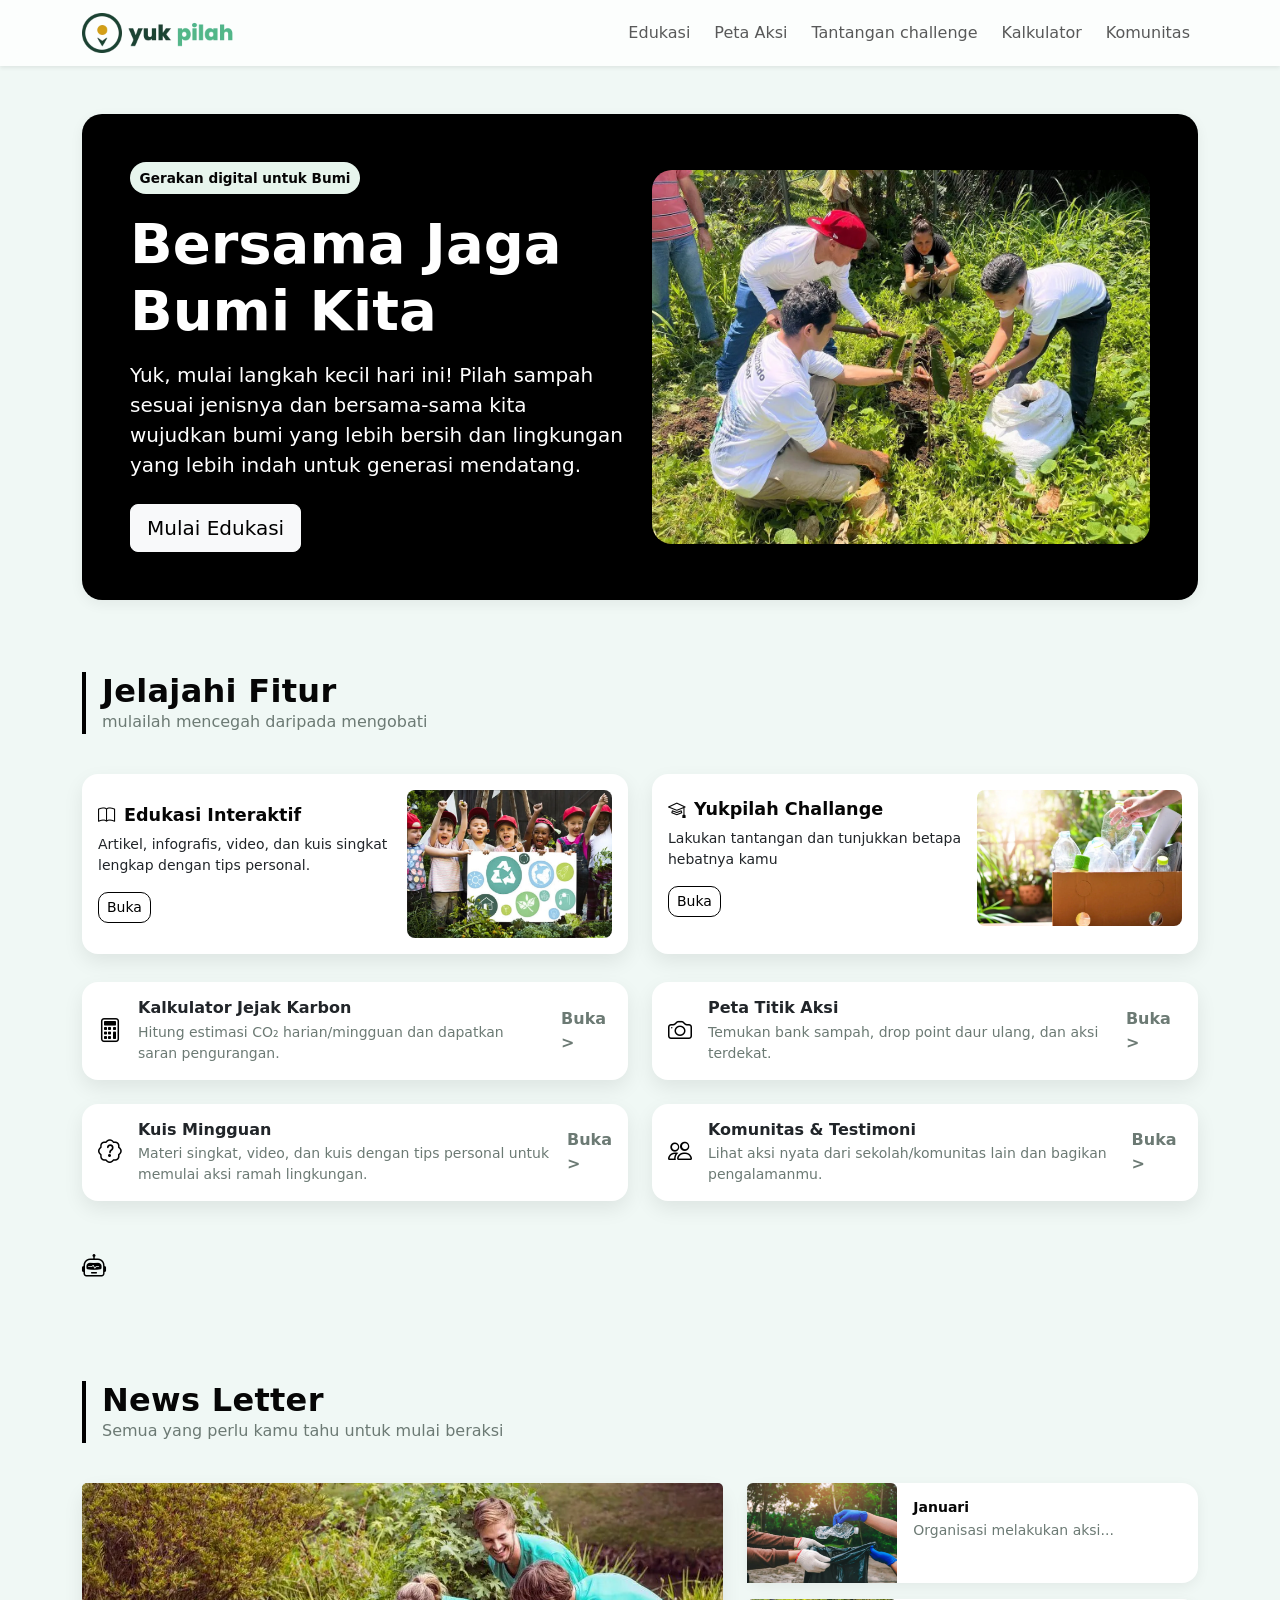
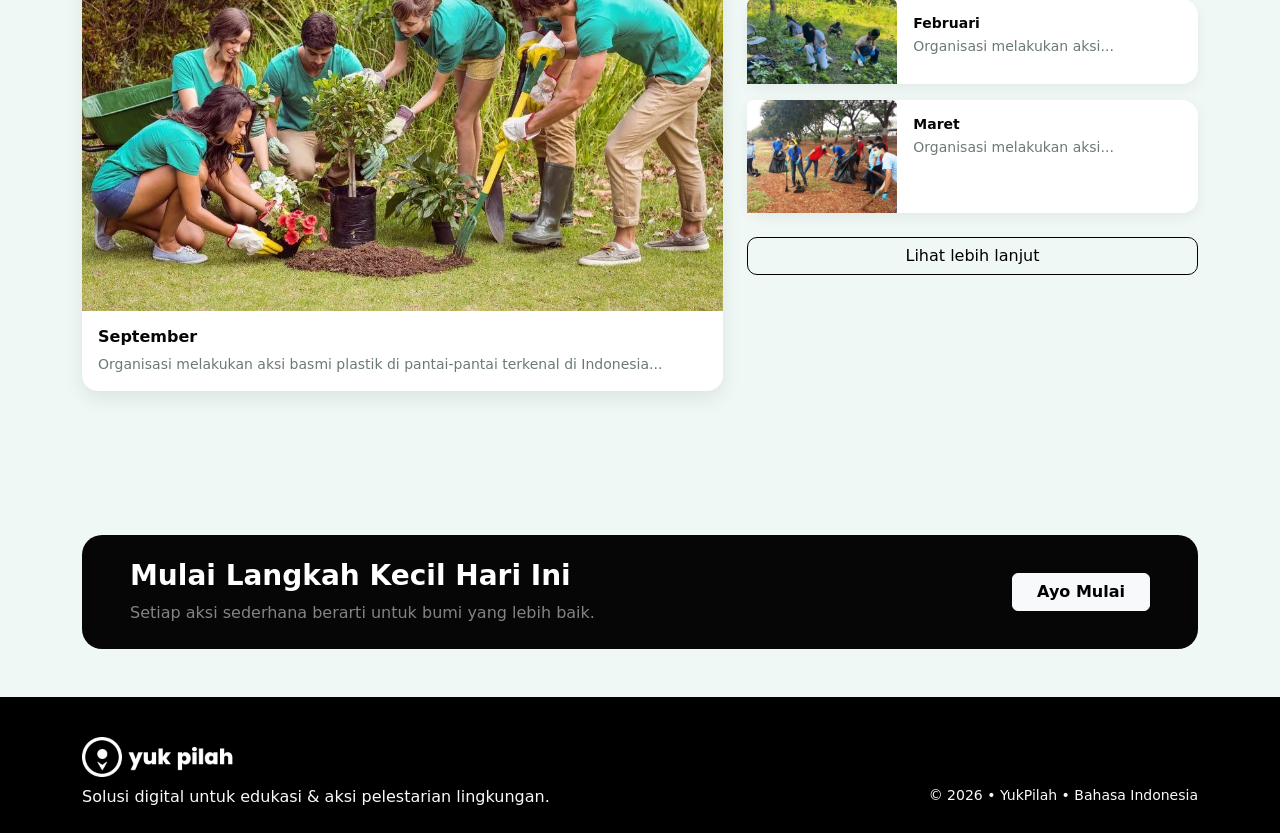
<file: index.html>
<!DOCTYPE html>
<html lang="id">
  <head>
    <meta charset="utf-8" />
    <meta name="viewport" content="width=device-width, initial-scale=1" />
    <title>Home — Bersama Jaga Bumi Kita</title>
    <link
      href="https://cdn.jsdelivr.net/npm/bootstrap@5.3.3/dist/css/bootstrap.min.css"
      rel="stylesheet"
    />
    <link
      rel="stylesheet"
      href="https://cdn.jsdelƒivr.net/npm/bootstrap-icons@1.11.3/font/bootstrap-icons.min.css"
    />
    <link href="assets/css/main.css" rel="stylesheet" />
    <script src="https://code.jquery.com/jquery-3.7.1.min.js"></script>
    <script src="https://cdn.jsdelivr.net/npm/bootstrap@5.3.3/dist/js/bootstrap.bundle.min.js"></script>
  </head>
  <body>
    <header class="navbar navbar-expand-lg bg-light sticky-top shadow-sm">
      <div class="container">
        <a class="navbar-brand fw-bolder" href="index.html">
          <img
            src="assets/img/yukpilah.webp"
            alt="Yukpilah Logo"
            class="navbar-logo"
          />
        </a>
        <button
          class="navbar-toggler"
          type="button"
          data-bs-toggle="collapse"
          data-bs-target="#navMenu"
          aria-controls="navMenu"
          aria-expanded="false"
          aria-label="Toggle navigation"
        >
          <span class="navbar-toggler-icon"></span>
        </button>

        <nav id="navMenu" class="collapse navbar-collapse">
          <ul class="navbar-nav ms-auto gap-2">
            <li class="nav-item">
              <a class="nav-link" href="edukasi.html">Edukasi</a>
            </li>
            <li class="nav-item">
              <a class="nav-link" href="peta.html">Peta Aksi</a>
            </li>
            <li class="nav-item">
              <a class="nav-link" href="yukpilahchallenge.html">Tantangan challenge</a>
            </li>
            <li class="nav-item">
              <a class="nav-link" href="kalkulator.html">Kalkulator</a>
            </li>
            <li class="nav-item">
              <a class="nav-link" href="komunitas.html">Komunitas</a>
            </li>
          </ul>
        </nav>
      </div>
    </header>

    <main class="container py-4 py-lg-5">
      <section class="hero-wrapper text-white rounded-4 p-4 p-md-5 shadow-soft">
        <div class="row align-items-center g-4">
          <div class="col-lg-6">
            <div class="chip mb-3">Gerakan digital untuk Bumi</div>
            <h1 class="display-4 fw-bold">Bersama Jaga Bumi Kita</h1>
            <p class="lead mt-3 mb-4">
              Yuk, mulai langkah kecil hari ini! Pilah sampah sesuai jenisnya dan bersama-sama kita wujudkan bumi yang lebih bersih dan lingkungan yang lebih indah untuk generasi mendatang.
            </p>
            <div class="d-flex gap-2">
              <a class="btn btn-light btn-lg" href="edukasi.html"
                >Mulai Edukasi</a
              >
            </div>
          </div>
          <div class="col-lg-6">
            <img
              src="assets/img/jagabumi.webp"
              class="img-fluid rounded-4 shadow-md"
              alt="Menanam mangrove untuk menjaga bumi"
            />
          </div>
        </div>
      </section>

      <section class="py-5 mt-4">
        <div class="section-heading">
          <h2 class="section-title">Jelajahi Fitur</h2>
          <p class="text-muted">
            mulailah mencegah daripada mengobati
          </p>
        </div>

        <div class="row g-4 mt-3">
          <div class="col-lg-6">
            <div class="card feature-card-lg h-100 p-3">
              <div class="row g-3 align-items-center">
                <div class="col-md-7">
                  <h5 class="card-title">
                    <i class="bi bi-book me-2"></i>Edukasi Interaktif
                  </h5>
                  <p class="card-text small">
                    Artikel, infografis, video, dan kuis singkat lengkap dengan
                    tips personal.
                  </p>
                  <a href="edukasi.html" class="btn btn-outline-eco btn-sm"
                    >Buka</a
                  >
                </div>
                <div class="col-md-5">
                  <img
                    src="assets/img/background1.webp"
                    class="img-fluid rounded-3"
                    alt="Anak-anak belajar tentang lingkungan"
                  />
                </div>
              </div>
            </div>
          </div>
          <div class="col-lg-6">
            <div class="card feature-card-lg h-100 p-3">
              <div class="row g-3 align-items-center">
                <div class="col-md-7">
                  <h5 class="card-title">
                    <i class="bi bi-mortarboard me-2"></i>Yukpilah Challange
                  </h5>
                  <p class="card-text small">
                    Lakukan tantangan dan tunjukkan betapa hebatnya kamu
                  </p>
                  <a href="challenge.html" class="btn btn-outline-eco btn-sm"
                    >Buka</a
                  >
                </div>
                <div class="col-md-5">
                  <img
                    src="assets/img/background2.webp"
                    class="img-fluid rounded-3"
                    alt="Memilah sampah plastik"
                  />
                </div>
              </div>
            </div>
          </div>
        </div>

        <div class="row g-4 mt-1">
          <div class="col-lg-6">
            <div
              class="card feature-card-sm h-100 d-flex flex-row align-items-center"
            >
              <div class="feature-icon">
                <i class="bi bi-calculator"></i>
              </div>
              <div class="flex-grow-1">
                <h6 class="fw-bold mb-1">Kalkulator Jejak Karbon</h6>
                <p class="small text-muted mb-0">
                  Hitung estimasi CO₂ harian/mingguan dan dapatkan saran
                  pengurangan.
                </p>
              </div>
              <a
                href="kalkulator.html"
                class="stretched-link text-decoration-none text-muted fw-semibold"
                >Buka &gt;</a
              >
            </div>
          </div>
          <div class="col-lg-6">
            <div
              class="card feature-card-sm h-100 d-flex flex-row align-items-center"
            >
              <div class="feature-icon">
                <i class="bi bi-camera"></i>
              </div>
              <div class="flex-grow-1">
                <h6 class="fw-bold mb-1">Peta Titik Aksi</h6>
                <p class="small text-muted mb-0">
                  Temukan bank sampah, drop point daur ulang, dan aksi terdekat.
                </p>
              </div>
              <a
                href="peta.html"
                class="stretched-link text-decoration-none text-muted fw-semibold"
                >Buka &gt;</a
              >
            </div>
          </div>
          <div class="col-lg-6">
            <div
              class="card feature-card-sm h-100 d-flex flex-row align-items-center"
            >
              <div class="feature-icon">
                <i class="bi bi-patch-question"></i>
              </div>
              <div class="flex-grow-1">
                <h6 class="fw-bold mb-1">Kuis Mingguan</h6>
                <p class="small text-muted mb-0">
                  Materi singkat, video, dan kuis dengan tips personal untuk
                  memulai aksi ramah lingkungan.
                </p>
              </div>
              <a
                href="edukasi.html"
                class="stretched-link text-decoration-none text-muted fw-semibold"
                >Buka &gt;</a
              >
            </div>
          </div>
          <div class="col-lg-6">
            <div
              class="card feature-card-sm h-100 d-flex flex-row align-items-center"
            >
              <div class="feature-icon">
                <i class="bi bi-people"></i>
              </div>
              <div class="flex-grow-1">
                <h6 class="fw-bold mb-1">Komunitas & Testimoni</h6>
                <p class="small text-muted mb-0">
                  Lihat aksi nyata dari sekolah/komunitas lain dan bagikan
                  pengalamanmu.
                </p>
              </div>
              <a
                href="komunitas.html"
                class="stretched-link text-decoration-none text-muted fw-semibold"
                >Buka &gt;</a
              >
            </div>
          </div>
          <div class="col-lg-6"></div>
              <div class="feature-icon">
                <i class="bi bi-robot"></i>
              </div>
          </div>
        </div>
      </section>

      <section class="py-5">
        <div class="section-heading">
          <h2 class="section-title">News Letter</h2>
          <p class="text-muted">
            Semua yang perlu kamu tahu untuk mulai beraksi
          </p>
        </div>
        <div class="row g-4 mt-3">
          <div class="col-lg-7">
            <div class="card h-100">
              <img
                src="assets/img/background3.webp"
                class="card-img-top"
                alt="Aksi basmi plastik"
              />
              <div class="card-body">
                <h6 class="card-title fw-bold">September</h6>
                <p class="card-text text-muted small">
                  Organisasi melakukan aksi basmi plastik di pantai-pantai
                  terkenal di Indonesia...
                </p>
              </div>
            </div>
          </div>
          <div class="col-lg-5">
            <div class="vstack gap-3">
              <div class="card news-item">
                <div class="row g-0">
                  <div class="col-md-4">
                    <img
                      src="assets/img/background7.webp"

                      class="img-fluid rounded-top rounded-md-start object-fit-cover"
                      alt="relawan membersihkan pantai"
                    />
                  </div>
                  <div class="col-md-8">
                    <div class="card-body">
                      <h6 class="card-title small fw-bold mb-1">Januari</h6>
                      <p class="card-text small text-muted">
                        Organisasi melakukan aksi...
                      </p>
                    </div>
                  </div>
                </div>
              </div>
              <div class="card news-item">
                <div class="row g-0">
                  <div class="col-md-4">
                    <img
                      src="assets/img/background8.webp"
                      class="img-fluid rounded-top rounded-md-start object-fit-cover"
                      alt="relawan membersihkan pantai"
                    />
                  </div>
                  <div class="col-md-8">
                    <div class="card-body">
                      <h6 class="card-title small fw-bold mb-1">Februari</h6>
                      <p class="card-text small text-muted">
                        Organisasi melakukan aksi...
                      </p>
                    </div>
                  </div>
                </div>
              </div>
              <div class="card news-item">
                <div class="row g-0">
                  <div class="col-md-4">
                    <img
                      src="assets/img/image.webp"
                      class="img-fluid rounded-top rounded-md-start object-fit-cover"
                      alt="relawan membersihkan pantai"
                    />
                  </div>
                  <div class="col-md-8">
                    <div class="card-body">
                      <h6 class="card-title small fw-bold mb-1">Maret</h6>
                      <p class="card-text small text-muted">
                        Organisasi melakukan aksi...
                      </p>
                    </div>
                  </div>
                </div>
              </div>
            </div>
            <div class="text-center mt-4">
              <a href="#" class="btn btn-outline-eco w-100"
                >Lihat lebih lanjut</a
              >
            </div>
          </div>
        </div>
      </section>
    </main>

    <section class="container my-5">
      <div
        class="cta-section rounded-4 d-flex flex-column flex-md-row align-items-center justify-content-between p-4 px-lg-5"
      >
        <div>
          <h3 class="fw-bold text-white">Mulai Langkah Kecil Hari Ini</h3>
          <p class="text-white-50 mb-3 mb-md-0">
            Setiap aksi sederhana berarti untuk bumi yang lebih baik.
          </p>
        </div>
        <a href="#" class="btn btn-light fw-semibold px-4">Ayo Mulai</a>
      </div>
    </section>

    <footer class="py-4 bg-forest mt-5 text-light">
      <div
        class="container d-flex justify-content-between flex-wrap gap-2 mt-3"
      >
        <div>
          <img
            src="assets/img/yukpilah.webp"
            alt="Yukpilah Logo"
            class="footer-logo"
          />
        </div>
      </div>
      <div
        class="container d-flex justify-content-between flex-wrap gap-2 mt-2"
      >
        <div>
          Solusi digital untuk edukasi &amp; aksi pelestarian lingkungan.
        </div>
        <div class="small">&copy; 2026 • YukPilah • Bahasa Indonesia</div>
      </div>
    </footer>

    <script src="assets/js/app.js"></script>
  </body>
</html>
</file>
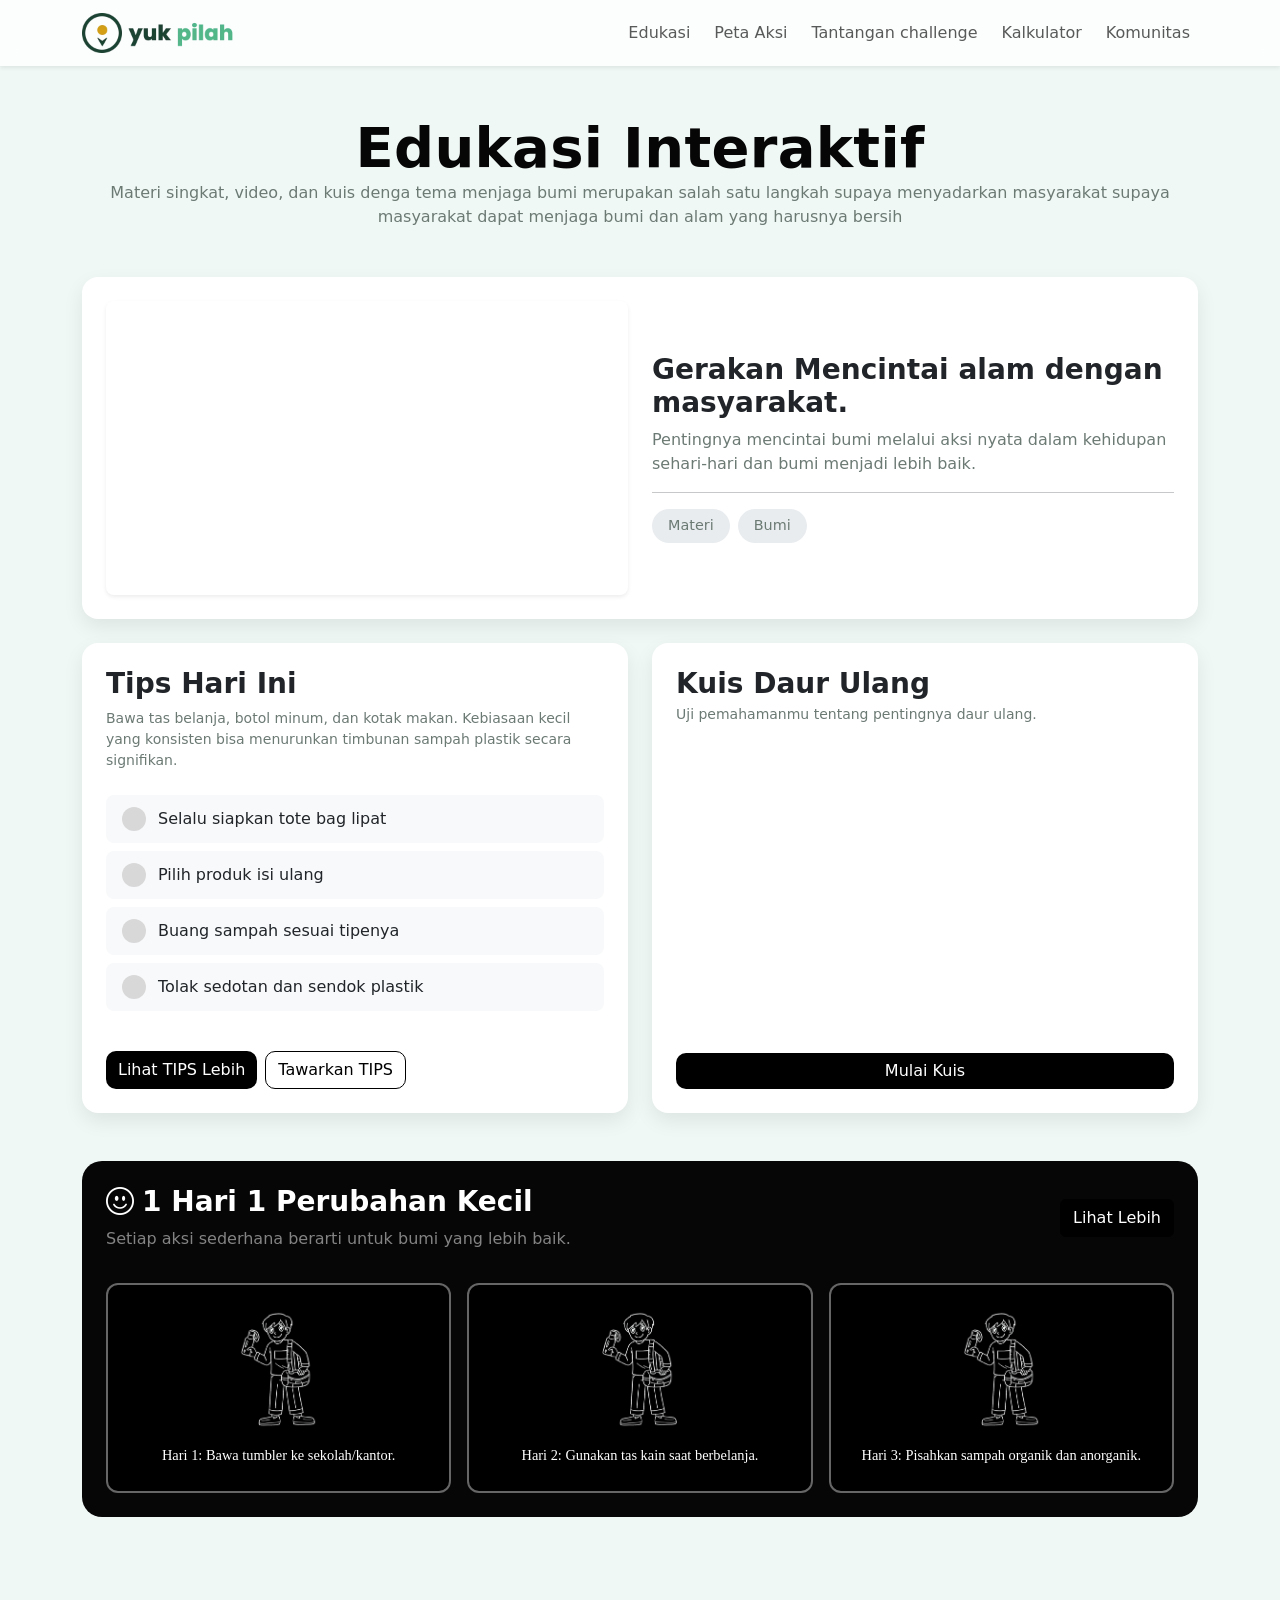
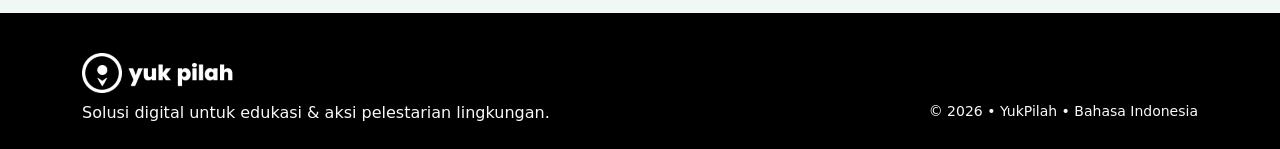
<file: edukasi.html>
<!DOCTYPE html>
<html lang="id">
  <head>
    <meta charset="utf-8" />
    <meta name="viewport" content="width=device-width, initial-scale=1" />
    <title>EcoAction — Edukasi Interaktif</title>

    <link
      href="https://cdn.jsdelivr.net/npm/bootstrap@5.3.3/dist/css/bootstrap.min.css"
      rel="stylesheet"
    />
    <link
      rel="stylesheet"
      href="https://cdn.jsdelivr.net/npm/bootstrap-icons@1.11.3/font/bootstrap-icons.min.css"
    />
    <link href="assets/css/main.css" rel="stylesheet" />

    <script src="https://code.jquery.com/jquery-3.7.1.min.js"></script>
    <script src="https://cdn.jsdelivr.net/npm/bootstrap@5.3.3/dist/js/bootstrap.bundle.min.js"></script>
  </head>
  <body>
    <header class="navbar navbar-expand-lg bg-light sticky-top shadow-sm">
      <div class="container">
        <a class="navbar-brand fw-bolder" href="index.html">
          <img
            src="assets/img/yukpilah.webp"
            alt="Eco Action Logo"
            class="navbar-logo"
          />
        </a>
        <button
          class="navbar-toggler"
          type="button"
          data-bs-toggle="collapse"
          data-bs-target="#navMenu"
          aria-controls="navMenu"
          aria-expanded="false"
          aria-label="Toggle navigation"
        >
          <span class="navbar-toggler-icon"></span>
        </button>

        <nav id="navMenu" class="collapse navbar-collapse">
          <ul class="navbar-nav ms-auto gap-2">
            <li class="nav-item">
              <a class="nav-link" href="edukasi.html">Edukasi</a>
            </li>
            <li class="nav-item">
              <a class="nav-link" href="peta.html">Peta Aksi</a>
            </li>
            <li class="nav-item">
              <a class="nav-link" href="yukpilahchallenge.html">Tantangan challenge</a>
            </li>
            <li class="nav-item">
              <a class="nav-link" href="kalkulator.html">Kalkulator</a>
            </li>
            <li class="nav-item">
              <a class="nav-link" href="komunitas.html">Komunitas</a>
            </li>
          </ul>
        </nav>
      </div>
    </header>

    <main class="container py-4 py-lg-5">
      <div class="text-center mb-5">
        <h1 class="display-4 fw-bold section-title">Edukasi Interaktif</h1>
        <p class="text-muted">
          Materi singkat, video, dan kuis denga tema menjaga bumi merupakan salah satu langkah supaya menyadarkan masyarakat supaya masyarakat dapat menjaga bumi dan alam yang harusnya bersih
        </p>
      </div>

      <section class="card p-3 p-md-4 mb-4">
        <div class="row g-4 align-items-center">
          <div class="col-lg-6">
            <div class="ratio ratio-16x9 rounded-3 shadow-sm">
              <iframe
                src="https://www.youtube.com/embed/5-6JRfBi3hM"
                title="YouTube video player"
                frameborder="0"
                allow="accelerometer; autoplay; clipboard-write; encrypted-media; gyroscope; picture-in-picture; web-share"
                allowfullscreen
              >
              </iframe>
            </div>
          </div>
          <div class="col-lg-6">
            <h2 class="h3 fw-bold">
              Gerakan Mencintai alam dengan masyarakat.
            </h2>
            <p class="text-muted">
              Pentingnya mencintai bumi melalui aksi nyata dalam kehidupan sehari-hari dan bumi menjadi lebih baik. 
            </p>
            <hr />
            <div class="d-flex gap-2 mt-3">
              <span class="info-tag">Materi</span>
              <span class="info-tag">Bumi</span>
            </div>
          </div>
        </div>
      </section>

      <div class="row g-4 mb-5">
        <div class="col-lg-6">
          <div class="card h-100 p-4">
            <h3 class="fw-bold mb-2">Tips Hari Ini</h3>
            <p class="text-muted small">
              Bawa tas belanja, botol minum, dan kotak makan. Kebiasaan kecil
              yang konsisten bisa menurunkan timbunan sampah plastik secara
              signifikan.
            </p>
            <ul class="list-unstyled vstack gap-2 mt-2">
              <li class="tip-item">
                <span class="tip-check"></span> Selalu siapkan tote bag lipat
              </li>
              <li class="tip-item">
                <span class="tip-check"></span> Pilih produk isi ulang
              </li>
              <li class="tip-item">
                <span class="tip-check"></span> Buang sampah sesuai tipenya
              </li>
              <li class="tip-item">
                <span class="tip-check"></span> Tolak sedotan dan sendok plastik
              </li>
            </ul>
            <div class="d-flex gap-2 mt-4">
              <button class="btn btn-eco">Lihat TIPS Lebih</button>
              <button class="btn btn-outline-eco">Tawarkan TIPS</button>
            </div>
          </div>
        </div>

        <div class="col-lg-6">
          <div class="card h-100 p-4 d-flex flex-column">
            <h3 class="fw-bold mb-1">Kuis Daur Ulang</h3>
            <p class="text-muted small mb-3">
              Uji pemahamanmu tentang pentingnya daur ulang.
            </p>
            <div class="mt-auto">
              <button
                class="btn btn-eco w-100"
                data-bs-toggle="modal"
                data-bs-target="#quizModal"
              >
                Mulai Kuis
              </button>
            </div>
          </div>
        </div>
      </div>

      <section class="cta-dark-section rounded-4 p-4 text-white">
        <div
          class="d-flex flex-column flex-md-row justify-content-between align-items-start align-items-md-center"
        >
          <div>
            <h3 class="fw-bold">
              <i class="bi bi-emoji-smile me-2"></i>1 Hari 1 Perubahan Kecil
            </h3>
            <p class="text-white-50 mb-3 mb-md-0">
              Setiap aksi sederhana berarti untuk bumi yang lebih baik.
            </p>
          </div>
          <a href="#" class="btn btn-eco-light flex-shrink-0">Lihat Lebih</a>
        </div>

        <div class="row g-3 mt-3">
          <div class="col-md-4">
            <div class="challenge-card">
              <img
                src="assets/img/background4.webp"
                alt="Ilustrasi bawa tumbler hari 1"
                class="challenge-card-img"
              />
              <p class="challenge-card-text">
                Hari 1: Bawa tumbler ke sekolah/kantor.
              </p>
            </div>
          </div>
          <div class="col-md-4">
            <div class="challenge-card">
              <img
                src="assets/img/background4.webp"
                alt="Ilustrasi bawa tumbler hari 2"
                class="challenge-card-img"
              />
              <p class="challenge-card-text">
                Hari 2: Gunakan tas kain saat berbelanja.
              </p>
            </div>
          </div>
          <div class="col-md-4">
            <div class="challenge-card">
              <img
                src="assets/img/background4.webp"
                alt="Ilustrasi bawa tumbler hari 3"
                class="challenge-card-img"
              />
              <p class="challenge-card-text">
                Hari 3: Pisahkan sampah organik dan anorganik.
              </p>
            </div>
          </div>
        </div>
      </section>
    </main>

    <div
      class="modal fade"
      id="quizModal"
      tabindex="-1"
      aria-labelledby="quizModalLabel"
      aria-hidden="true"
    >
      <div class="modal-dialog modal-dialog-centered">
        <div class="modal-content quiz-container">
          <div class="modal-body p-4">
            <div class="quiz-badge" id="quiz-badge-label">Quiz #1</div>

            <div id="quiz-question-view">
              <div class="quiz-question-box">
                <h5 id="quiz-question" class="mb-0"></h5>
              </div>
              <div id="quiz-options" class="vstack gap-2 mt-4"></div>
            </div>

            <div id="quiz-result-view" class="text-center d-none">
              <h2 class="fw-bold">Quiz Selesai !</h2>
              <p class="fs-5 mb-1">
                Total point <span id="quiz-score">100/100</span>
              </p>
              <p class="text-muted">Grade <span id="quiz-grade">A</span></p>
              <div class="d-flex justify-content-center gap-2 mt-4">
                <button class="btn btn-eco" data-bs-dismiss="modal">
                  Lanjut
                </button>
                <button id="quiz-retry-btn" class="btn btn-outline-eco">
                  Ulangi
                </button>
              </div>
            </div>
          </div>
        </div>
      </div>
    </div>

    <footer class="py-4 bg-forest mt-5 text-light">
      <div
        class="container d-flex justify-content-between flex-wrap gap-2 mt-3"
      >
        <div>
          <img
            src="assets/img/yukpilah.webp"
            alt="Eco Action Logo"
            class="footer-logo"
          />
        </div>
      </div>
      <div
        class="container d-flex justify-content-between flex-wrap gap-2 mt-2"
      >
        <div>
          Solusi digital untuk edukasi &amp; aksi pelestarian lingkungan.
        </div>
        <div class="small">&copy; 2026 • YukPilah • Bahasa Indonesia</div>
      </div>
    </footer>

    <script src="assets/js/app.js"></script>
  </body>
</html>
</file>
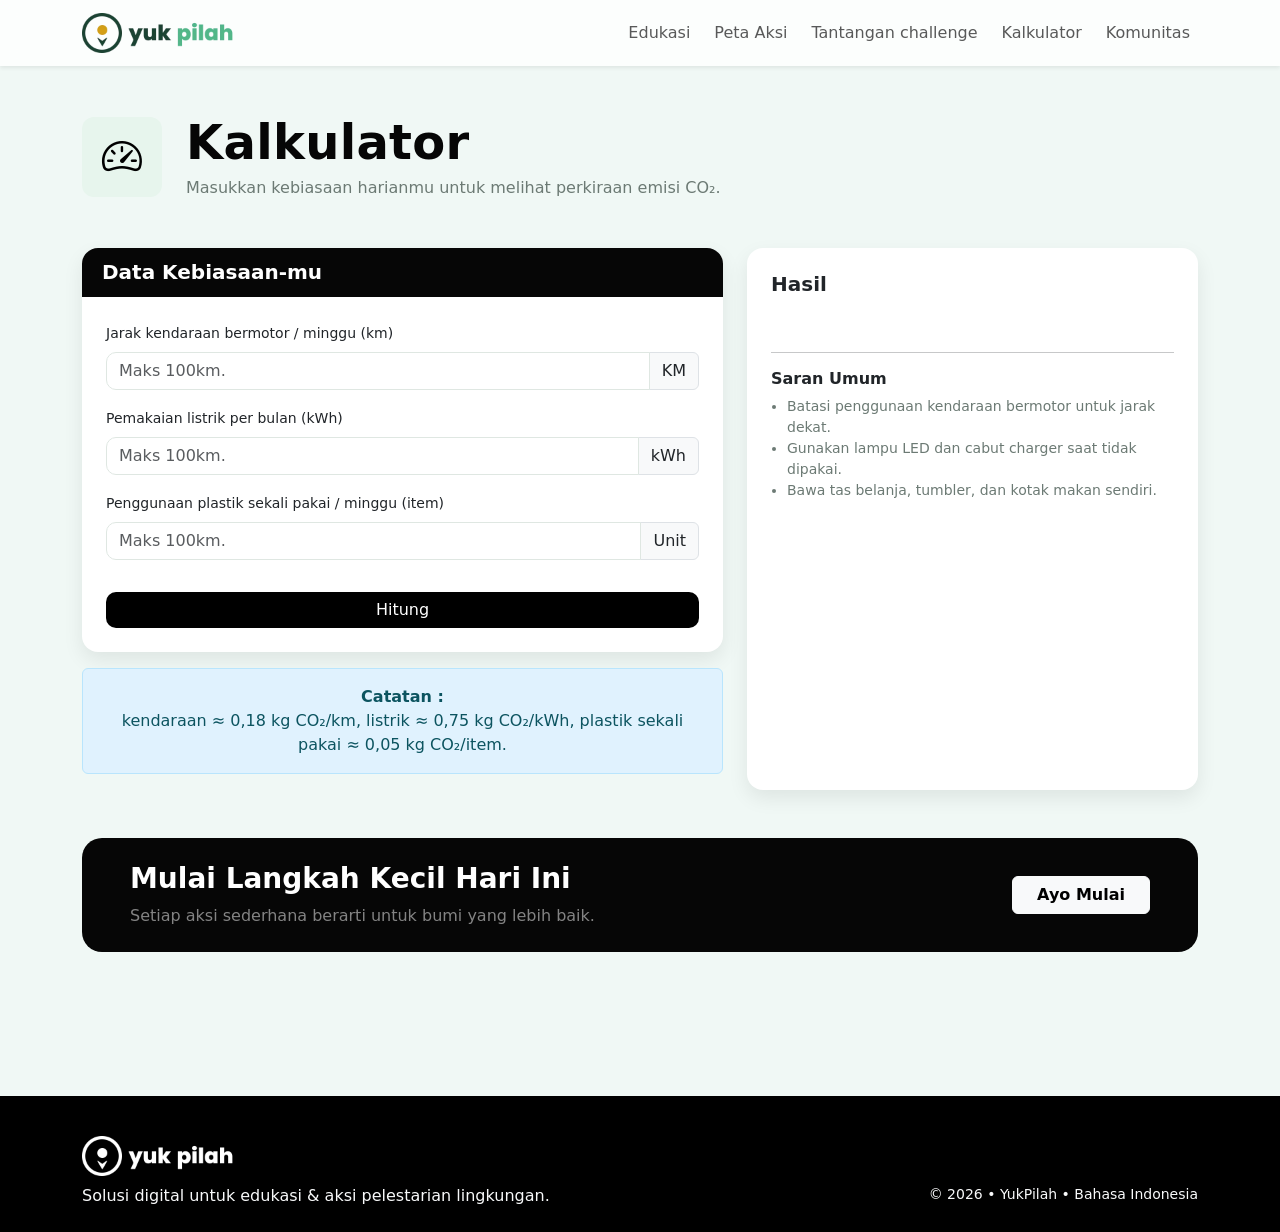
<file: kalkulator.html>
<!DOCTYPE html>
<html lang="id">
  <head>
    <meta charset="utf-8" />
    <meta name="viewport" content="width=device-width, initial-scale=1" />
    <title>Yukpilah — Kalkulator Jejak Karbon</title>

    <link
      href="https://cdn.jsdelivr.net/npm/bootstrap@5.3.3/dist/css/bootstrap.min.css"
      rel="stylesheet"
    />
    <link
      rel="stylesheet"
      href="https://cdn.jsdelivr.net/npm/bootstrap-icons@1.11.3/font/bootstrap-icons.min.css"
    />
    <link href="assets/css/main.css" rel="stylesheet" />

    <script src="https://code.jquery.com/jquery-3.7.1.min.js"></script>
    <script src="https://cdn.jsdelivr.net/npm/bootstrap@5.3.3/dist/js/bootstrap.bundle.min.js"></script>
  </head>
  <body>
    <header class="navbar navbar-expand-lg bg-light sticky-top shadow-sm">
      <div class="container">
        <a class="navbar-brand fw-bolder" href="index.html">
          <img
            src="assets/img/yukpilah.webp"
            alt="Yukpilah Logo"
            class="navbar-logo"
          />
        </a>
        <button
          class="navbar-toggler"
          type="button"
          data-bs-toggle="collapse"
          data-bs-target="#navMenu"
          aria-controls="navMenu"
          aria-expanded="false"
          aria-label="Toggle navigation"
        >
          <span class="navbar-toggler-icon"></span>
        </button>

        <nav id="navMenu" class="collapse navbar-collapse">
          <ul class="navbar-nav ms-auto gap-2">
            <li class="nav-item">
              <a class="nav-link" href="edukasi.html">Edukasi</a>
            </li>
            <li class="nav-item">
              <a class="nav-link" href="peta.html">Peta Aksi</a>
            </li>
            <li class="nav-item">
              <a class="nav-link" href="yukpilahchallenge.html">Tantangan challenge</a>
            </li>
            <li class="nav-item">
              <a class="nav-link" href="kalkulator.html">Kalkulator</a>
            </li>
            <li class="nav-item">
              <a class="nav-link" href="komunitas.html">Komunitas</a>
            </li>
          </ul>
        </nav>
      </div>
    </header>

    <main class="container py-4 py-lg-5">
      <section
        class="page-header d-flex flex-column flex-md-row align-items-start align-items-md-center mb-5"
      >
        <div class="page-header-icon">
          <i class="bi bi-speedometer2"></i>
        </div>
        <div>
          <h1 class="display-5 fw-bold section-title">
            Kalkulator
          </h1>
          <p class="text-muted mb-0 mt-1">
            Masukkan kebiasaan harianmu untuk melihat perkiraan emisi CO₂.
          </p>
        </div>
      </section>

      <div class="row g-4">
        <div class="col-lg-7">
          <div class="card overflow-hidden">
            <div class="form-card-header">
              <h2 class="h5 mb-0 text-white fw-bold">Data Kebiasaan-mu</h2>
            </div>
            <div class="card-body p-4">
              <form id="formCarbon">
                <div class="mb-3">
                  <label for="fc-km" class="form-label small"
                    >Jarak kendaraan bermotor / minggu (km)</label
                  >
                  <div class="input-group">
                    <input
                      id="fc-km"
                      type="number"
                      min="0"
                      step="1"
                      class="form-control"
                      name="km"
                      placeholder="Maks 100km."
                    />
                    <span class="input-group-text">KM</span>
                  </div>
                </div>
                <div class="mb-3">
                  <label for="fc-kwh" class="form-label small"
                    >Pemakaian listrik per bulan (kWh)</label
                  >
                  <div class="input-group">
                    <input
                      id="fc-kwh"
                      type="number"
                      min="0"
                      step="1"
                      class="form-control"
                      name="kwh"
                      placeholder="Maks 100km."
                    />
                    <span class="input-group-text">kWh</span>
                  </div>
                </div>
                <div class="mb-3">
                  <label for="fc-plastik" class="form-label small"
                    >Penggunaan plastik sekali pakai / minggu (item)</label
                  >
                  <div class="input-group">
                    <input
                      id="fc-plastik"
                      type="number"
                      min="0"
                      step="1"
                      class="form-control"
                      name="plastik"
                      placeholder="Maks 100km."
                    />
                    <span class="input-group-text">Unit</span>
                  </div>
                </div>
                <button class="btn btn-eco w-100 mt-3" type="submit">
                  Hitung
                </button>
              </form>
            </div>
          </div>

          <div class="alert alert-info-soft mt-3">
            <strong>Catatan :</strong><br />
            kendaraan ≈ 0,18 kg CO₂/km, listrik ≈ 0,75 kg CO₂/kWh, plastik
            sekali pakai ≈ 0,05 kg CO₂/item.
          </div>
        </div>

        <div class="col-lg-5">
          <div class="card p-4 h-100">
            <h2 class="h5 fw-bold mb-3">Hasil</h2>
            <div
              id="carbonResult"
              class="fw-bold fs-5 text-eco-dark mb-2"
              aria-live="polite"
            ></div>
            <div id="carbonTips" class="small mb-3"></div>
            <hr />
            <h3 class="h6 fw-semibold">Saran Umum</h3>
            <ul class="small text-muted ps-3 mb-0">
              <li>Batasi penggunaan kendaraan bermotor untuk jarak dekat.</li>
              <li>Gunakan lampu LED dan cabut charger saat tidak dipakai.</li>
              <li>Bawa tas belanja, tumbler, dan kotak makan sendiri.</li>
            </ul>
          </div>
        </div>
      </div>

      <section class="container my-5 px-0">
        <div
          class="cta-section rounded-4 d-flex flex-column flex-md-row align-items-center justify-content-between p-4 px-lg-5"
        >
          <div>
            <h3 class="fw-bold text-white">Mulai Langkah Kecil Hari Ini</h3>
            <p class="text-white-50 mb-3 mb-md-0">
              Setiap aksi sederhana berarti untuk bumi yang lebih baik.
            </p>
          </div>
          <a href="#" class="btn btn-light fw-semibold px-4">Ayo Mulai</a>
        </div>
      </section>
    </main>

    <footer class="py-4 bg-forest mt-5 text-light">
      <div
        class="container d-flex justify-content-between flex-wrap gap-2 mt-3"
      >
        <div>
          <img
            src="assets/img/yukpilah.webp"
            alt="Yukpilah Logo"
            class="footer-logo"
          />
        </div>
      </div>
      <div
        class="container d-flex justify-content-between flex-wrap gap-2 mt-2"
      >
        <div>
          Solusi digital untuk edukasi &amp; aksi pelestarian lingkungan.
        </div>
        <div class="small">&copy; 2026 • YukPilah • Bahasa Indonesia</div>
      </div>
    </footer>

    <script src="assets/js/app.js"></script>
  </body>
</html>
</file>
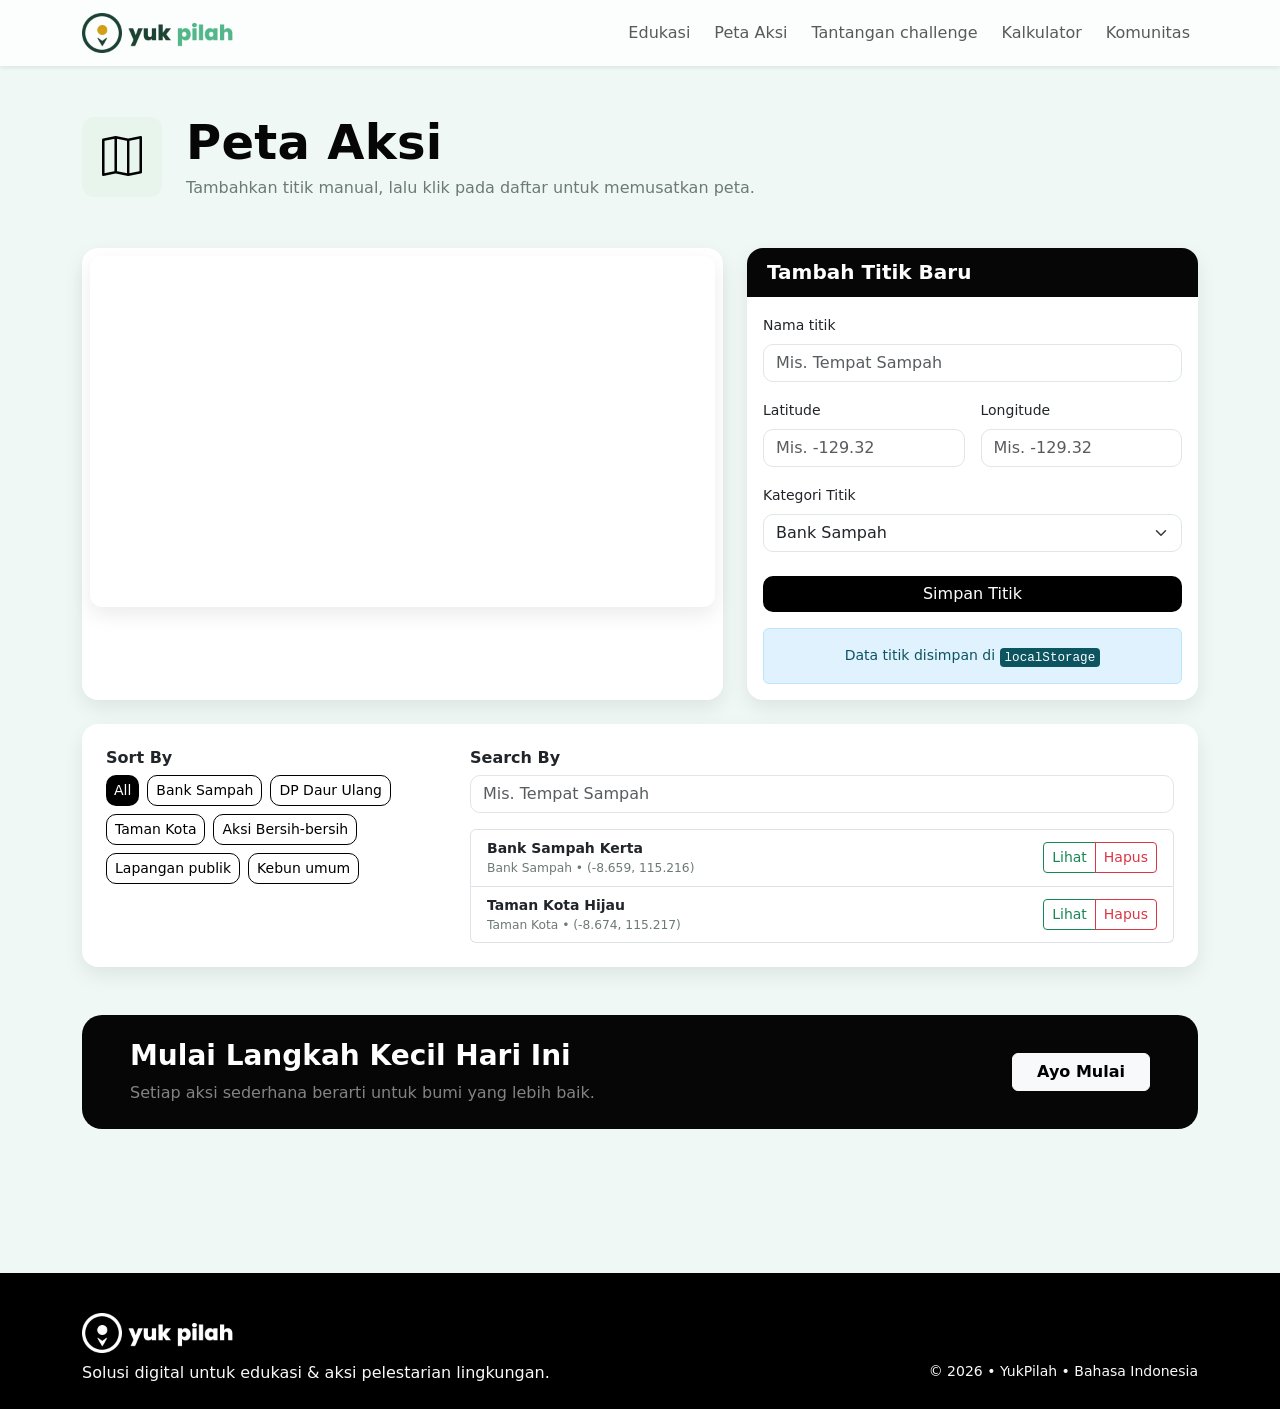
<file: peta.html>
<!DOCTYPE html>
<html lang="id">
  <head>
    <meta charset="utf-8" />
    <meta name="viewport" content="width=device-width, initial-scale=1" />
    <title>Yukpilah — Peta Titik Aksi</title>

    <link
      href="https://cdn.jsdelivr.net/npm/bootstrap@5.3.3/dist/css/bootstrap.min.css"
      rel="stylesheet"
    />
    <link
      rel="stylesheet"
      href="https://cdn.jsdelivr.net/npm/bootstrap-icons@1.11.3/font/bootstrap-icons.min.css"
    />
    <link href="assets/css/main.css" rel="stylesheet" />

    <script src="https://code.jquery.com/jquery-3.7.1.min.js"></script>
    <script src="https://cdn.jsdelivr.net/npm/bootstrap@5.3.3/dist/js/bootstrap.bundle.min.js"></script>
  </head>
  <body>
    <header class="navbar navbar-expand-lg bg-light sticky-top shadow-sm">
      <div class="container">
        <a class="navbar-brand fw-bolder" href="index.html">
          <img
            src="assets/img/yukpilah.webp"
            alt="Yukpilah Logo"
            class="navbar-logo"
          />
        </a>
        <button
          class="navbar-toggler"
          type="button"
          data-bs-toggle="collapse"
          data-bs-target="#navMenu"
          aria-controls="navMenu"
          aria-expanded="false"
          aria-label="Toggle navigation"
        >
          <span class="navbar-toggler-icon"></span>
        </button>

        <nav id="navMenu" class="collapse navbar-collapse">
          <ul class="navbar-nav ms-auto gap-2">
            <li class="nav-item">
              <a class="nav-link" href="edukasi.html">Edukasi</a>
            </li>
            <li class="nav-item">
              <a class="nav-link" href="peta.html">Peta Aksi</a>
            </li>
            <li class="nav-item">
              <a class="nav-link" href="yukpilahchallenge.html">Tantangan challenge</a>
            </li>
            <li class="nav-item">
              <a class="nav-link" href="kalkulator.html">Kalkulator</a>
            </li>
            <li class="nav-item">
              <a class="nav-link" href="komunitas.html">Komunitas</a>
            </li>
          </ul>
        </nav>
      </div>
    </header>

    <main class="container py-4 py-lg-5">
      <section
        class="page-header d-flex flex-column flex-md-row align-items-start align-items-md-center mb-5"
      >
        <div class="page-header-icon">
          <i class="bi bi-map"></i>
        </div>
        <div>
          <h1 class="display-5 fw-bold section-title">Peta Aksi</h1>
          <p class="text-muted mb-0 mt-1">
            Tambahkan titik manual, lalu klik pada daftar untuk memusatkan peta.
          </p>
        </div>
      </section>

      <div class="row g-4">
        <div class="col-lg-7">
          <div class="card p-2 h-100">
            <iframe
              id="mapFrame"
              class="map-embed"
              src="https://www.google.com/maps?q=-7.9666,112.6326&z=13&output=embed"
              loading="lazy"
              title="Peta aksi lingkungan (Malang default)"
            >
            </iframe>
          </div>
        </div>
        <div class="col-lg-5">
          <div class="card overflow-hidden">
            <div class="form-card-header">
              <h2 class="h5 mb-0 text-white fw-bold">Tambah Titik Baru</h2>
            </div>
            <div class="card-body">
              <form id="formTitik" class="row g-3">
                <div class="col-12">
                  <label for="nama-titik" class="form-label small"
                    >Nama titik</label
                  >
                  <input
                    id="nama-titik"
                    required
                    class="form-control"
                    name="nama"
                    placeholder="Mis. Tempat Sampah"
                  />
                </div>
                <div class="col-6">
                  <label for="lat-titik" class="form-label small"
                    >Latitude</label
                  >
                  <input
                    id="lat-titik"
                    required
                    class="form-control"
                    name="lat"
                    placeholder="Mis. -129.32"
                  />
                </div>
                <div class="col-6">
                  <label for="lng-titik" class="form-label small"
                    >Longitude</label
                  >
                  <input
                    id="lng-titik"
                    required
                    class="form-control"
                    name="lng"
                    placeholder="Mis. -129.32"
                  />
                </div>
                <div class="col-12">
                  <label for="kategori-titik" class="form-label small"
                    >Kategori Titik</label
                  >
                  <select
                    id="kategori-titik"
                    class="form-select"
                    name="kategori"
                  >
                    <option>Bank Sampah</option>
                    <option>DP Daur Ulang</option>
                    <option>Taman Kota</option>
                    <option>Aksi Bersih-bersih</option>
                    <option>Lapangan publik</option>
                    <option>Kebun umum</option>
                  </select>
                </div>
                <div class="col-12 mt-4">
                  <button class="btn btn-eco w-100" type="submit">
                    Simpan Titik
                  </button>
                </div>
              </form>
              <div class="alert alert-info-soft small mt-3 mb-0">
                Data titik disimpan di <code>localStorage</code>
              </div>
            </div>
          </div>
        </div>
      </div>

      <section class="card mt-4 p-4">
        <div class="row g-4">
          <div class="col-md-5 col-lg-4">
            <h6 class="fw-bold">Sort By</h6>
            <div class="d-flex flex-wrap gap-2">
              <button class="btn btn-eco btn-sm">All</button>
              <button class="btn btn-outline-eco btn-sm">Bank Sampah</button>
              <button class="btn btn-outline-eco btn-sm">DP Daur Ulang</button>
              <button class="btn btn-outline-eco btn-sm">Taman Kota</button>
              <button class="btn btn-outline-eco btn-sm">
                Aksi Bersih-bersih
              </button>
              <button class="btn btn-outline-eco btn-sm">
                Lapangan publik
              </button>
              <button class="btn btn-outline-eco btn-sm">Kebun umum</button>
            </div>
          </div>
          <div class="col-md-7 col-lg-8">
            <h6 class="fw-bold">Search By</h6>
            <input
              type="search"
              class="form-control"
              placeholder="Mis. Tempat Sampah"
            />
            <ul
              id="listTitik"
              class="list-group small mt-3"
              aria-live="polite"
            ></ul>
          </div>
        </div>
      </section>

      <section class="container my-5 px-0">
        <div
          class="cta-section rounded-4 d-flex flex-column flex-md-row align-items-center justify-content-between p-4 px-lg-5"
        >
          <div>
            <h3 class="fw-bold text-white">Mulai Langkah Kecil Hari Ini</h3>
            <p class="text-white-50 mb-3 mb-md-0">
              Setiap aksi sederhana berarti untuk bumi yang lebih baik.
            </p>
          </div>
          <a href="#" class="btn btn-light fw-semibold px-4">Ayo Mulai</a>
        </div>
      </section>
    </main>

    <footer class="py-4 bg-forest mt-5 text-light">
      <div
        class="container d-flex justify-content-between flex-wrap gap-2 mt-3"
      >
        <div>
          <img
            src="assets/img/yukpilah.webp"
            alt="Yukpilah Logo"
            class="footer-logo"
          />
        </div>
      </div>
      <div
        class="container d-flex justify-content-between flex-wrap gap-2 mt-2"
      >
        <div>
          Solusi digital untuk edukasi &amp; aksi pelestarian lingkungan.
        </div>
        <div class="small">&copy; 2026 • YukPilah • Bahasa Indonesia</div>
      </div>
    </footer>

    <script src="assets/js/app.js"></script>
  </body>
</html>
</file>
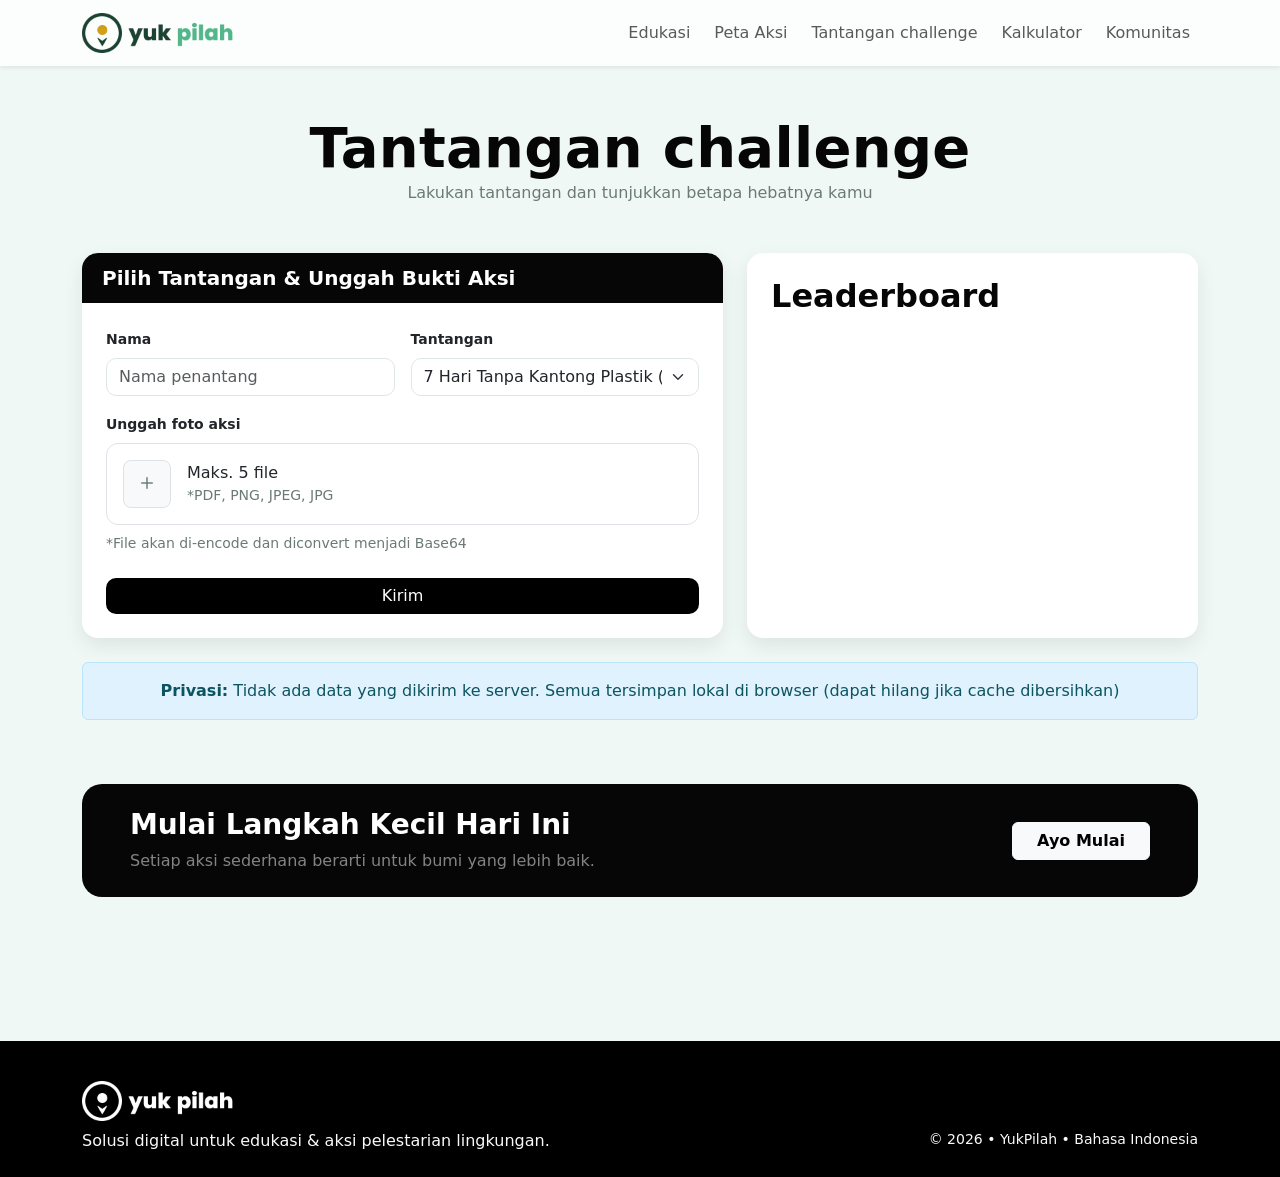
<file: yukpilahchallenge.html>
<!DOCTYPE html>
<html lang="id">
  <head>
    <meta charset="utf-8" />
    <meta name="viewport" content="width=device-width, initial-scale=1" />
    <title>Yukpilah — YukChallenge</title>

    <link
      href="https://cdn.jsdelivr.net/npm/bootstrap@5.3.3/dist/css/bootstrap.min.css"
      rel="stylesheet"
    />
    <link
      rel="stylesheet"
      href="https://cdn.jsdelivr.net/npm/bootstrap-icons@1.11.3/font/bootstrap-icons.min.css"
    />
    <link href="assets/css/main.css" rel="stylesheet" />

    <script src="https://code.jquery.com/jquery-3.7.1.min.js"></script>
    <script src="https://cdn.jsdelivr.net/npm/bootstrap@5.3.3/dist/js/bootstrap.bundle.min.js"></script>
  </head>
  <body>
    <header class="navbar navbar-expand-lg bg-light sticky-top shadow-sm">
      <div class="container">
        <a class="navbar-brand fw-bolder" href="index.html">
          <img
            src="assets/img/yukpilah.webp"
            alt="Yukpilah Logo"
            class="navbar-logo"
          />
        </a>
        <button
          class="navbar-toggler"
          type="button"
          data-bs-toggle="collapse"
          data-bs-target="#navMenu"
          aria-controls="navMenu"
          aria-expanded="false"
          aria-label="Toggle navigation"
        >
          <span class="navbar-toggler-icon"></span>
        </button>

        <nav id="navMenu" class="collapse navbar-collapse">
          <ul class="navbar-nav ms-auto gap-2">
            <li class="nav-item">
              <a class="nav-link" href="edukasi.html">Edukasi</a>
            </li>
            <li class="nav-item">
              <a class="nav-link" href="peta.html">Peta Aksi</a>
            </li>
            <li class="nav-item">
              <a class="nav-link" href="yukpilahchallenge.html">Tantangan challenge</a>
            </li>
            <li class="nav-item">
              <a class="nav-link" href="kalkulator.html">Kalkulator</a>
            </li>
            <li class="nav-item">
              <a class="nav-link" href="komunitas.html">Komunitas</a>
            </li>
          </ul>
        </nav>
      </div>
    </header>

    <main class="container py-4 py-lg-5">
      <div class="text-center mb-5">
        <h1 class="display-4 fw-bold section-title">Tantangan challenge</h1>
        <p class="text-muted">
          Lakukan tantangan dan tunjukkan betapa hebatnya kamu
        </p>
      </div>

      <div class="row g-4 justify-content-center">
        <div class="col-lg-7 col-md-10">
          <div class="card overflow-hidden">
            <div class="form-card-header">
              <h2 class="h5 mb-0 text-white fw-bold">
                Pilih Tantangan & Unggah Bukti Aksi
              </h2>
            </div>
            <div class="card-body p-4">
              <form id="formChallenge">
                <div class="row g-3">
                  <div class="col-md-6">
                    <label for="nama-ch" class="form-label small fw-semibold"
                      >Nama</label
                    >
                    <input
                      id="nama-ch"
                      required
                      class="form-control"
                      name="nama"
                      placeholder="Nama penantang"
                    />
                  </div>
                  <div class="col-md-6">
                    <label for="jenis-ch" class="form-label small fw-semibold"
                      >Tantangan</label
                    >
                    <select id="jenis-ch" class="form-select" name="jenis">
                      <option value="plastik">
                        7 Hari Tanpa Kantong Plastik (+5)
                      </option>
                      <option value="pohon">Tanam 1 Pohon (+7)</option>
                      <option value="bersih">Bersih-bersih Sekolah (+6)</option>
                      <option value="hemat">Hemat Listrik Sepekan (+4)</option>
                    </select>
                  </div>
                  <div class="col-12">
                    <label for="fotoAksi" class="form-label small fw-semibold"
                      >Unggah foto aksi</label
                    >
                    <label for="fotoAksi" class="file-upload-label">
                      <div class="file-upload-icon">
                        <i class="bi bi-plus"></i>
                      </div>
                      <div>
                        Maks. 5 file
                        <div class="small text-muted">*PDF, PNG, JPEG, JPG</div>
                      </div>
                    </label>
                    <input class="d-none" type="file" id="fotoAksi" />
                    <small class="d-block text-muted mt-2"
                      >*File akan di-encode dan diconvert menjadi Base64</small
                    >
                  </div>
                  <div class="col-12 mt-4">
                    <button class="btn btn-eco w-100" type="submit">
                      Kirim
                    </button>
                  </div>
                </div>
              </form>
            </div>
          </div>
        </div>

        <div class="col-lg-5 col-md-10">
          <div class="card h-100">
            <div class="card-body p-4">
              <h2 class="card-title fw-bold">Leaderboard</h2>
              <ol
                id="leaderboard"
                class="list-group list-group-flush list-group-numbered mt-3"
              ></ol>
            </div>
          </div>
        </div>
      </div>

      <div class="row justify-content-center mt-4">
        <div class="col-lg-12">
          <div class="alert alert-info-soft">
            <strong>Privasi:</strong> Tidak ada data yang dikirim ke server.
            Semua tersimpan lokal di browser (dapat hilang jika cache
            dibersihkan)
          </div>
        </div>
      </div>

      <section class="container my-5 px-0">
        <div
          class="cta-section rounded-4 d-flex flex-column flex-md-row align-items-center justify-content-between p-4 px-lg-5"
        >
          <div>
            <h3 class="fw-bold text-white">Mulai Langkah Kecil Hari Ini</h3>
            <p class="text-white-50 mb-3 mb-md-0">
              Setiap aksi sederhana berarti untuk bumi yang lebih baik.
            </p>
          </div>
          <a href="#" class="btn btn-light fw-semibold px-4">Ayo Mulai</a>
        </div>
      </section>
    </main>

    <footer class="py-4 bg-forest mt-5 text-light">
      <div
        class="container d-flex justify-content-between flex-wrap gap-2 mt-3"
      >
        <div>
          <img
            src="assets/img/yukpilah.webp"
            alt="Yukpilah Logo"
            class="footer-logo"
          />
        </div>
      </div>
      <div
        class="container d-flex justify-content-between flex-wrap gap-2 mt-2"
      >
        <div>
          Solusi digital untuk edukasi &amp; aksi pelestarian lingkungan.
        </div>
        <div class="small">&copy; 2026 • YukPilah • Bahasa Indonesia</div>
      </div>
    </footer>

    <script src="assets/js/app.js"></script>
  </body>
</html>
</file>
<file: assets/css/main.css>
:root {
  --eco-green: #000000;
  --eco-green-dark: #1a7d57;
  --eco-accent: #2bb673;
  --eco-dark: #060606;
  --eco-ink: #12231e;
  --eco-sand: #eef5eb;
  --eco-bg: #f0f8f5;
  --eco-muted: #6c7a74;

  --radius-lg: 16px;
  --radius-md: 12px;
  --shadow-sm: 0 4px 14px rgba(0, 0, 0, 0.06);
  --shadow-md: 0 8px 20px rgba(0, 0, 0, 0.08);
}

html,
body {
  scroll-behavior: smooth;
}
body {
  background: var(--eco-bg);
  color: var(--eco-ink);
  -webkit-font-smoothing: antialiased;
  -moz-osx-font-smoothing: grayscale;
}
img {
  max-width: 100%;
  height: auto;
}

.navbar {
  box-shadow: var(--shadow-sm);
  background-color: #ffffffcc !important;
  backdrop-filter: blur(8px);
}
.navbar-brand {
  letter-spacing: 0.2px;
}
.nav-link {
  font-weight: 500;
}
.navbar-logo {
  height: 40px;
  width: auto;
}

.hero-wrapper {
  background: var(--eco-green);
}
.hero-tag {
  border: 1px solid rgba(255, 255, 255, 0.7);
  color: #fff;
  padding: 0.25rem 0.75rem;
  border-radius: 99px;
  font-size: 0.9em;
}

.section-heading {
  border-left: 4px solid var(--eco-green);
  padding-left: 1rem;
}
.section-title {
  font-weight: 800;
  color: var(--eco-dark);
  letter-spacing: 0.3px;
  margin-bottom: 0;
}
.card {
  border: 0;
  border-radius: var(--radius-lg);
  box-shadow: var(--shadow-md);
  transition: transform 0.2s ease-in-out, box-shadow 0.2s ease-in-out;
}
.card:hover {
  transform: translateY(-4px);
  box-shadow: 0 12px 24px rgba(0, 0, 0, 0.1);
}
.card .card-title {
  font-weight: 700;
  color: var(--eco-dark);
}

.feature-card-lg .card-title {
  font-size: 1.1rem;
}
.feature-card-sm {
  padding: 1rem;
  gap: 1rem;
}
.feature-icon {
  font-size: 1.5rem;
  color: var(--eco-green);
}

.news-item {
  box-shadow: var(--shadow-sm);
}

.btn-eco {
  background: var(--eco-green);
  color: #fff;
  border: none;
  border-radius: 10px;
}
.btn-eco:hover,
.btn-eco:focus {
  background: var(--eco-green-dark);
  color: #fff;
}
.btn-outline-eco {
  color: var(--eco-green);
  border-color: var(--eco-green);
  border-radius: 10px;
}
.btn-outline-eco:hover,
.btn-outline-eco:focus {
  background: var(--eco-green);
  color: #fff;
  border-color: var(--eco-green);
}
.chip {
  display: inline-block;
  padding: 0.35rem 0.6rem;
  border-radius: 999px;
  background: #e7f5ed;
  color: var(--eco-dark);
  font-size: 0.85rem;
  font-weight: 600;
}
.kbd {
  background: #111;
  color: #fff;
  padding: 0.12rem 0.45rem;
  border-radius: 0.25rem;
  font-family: ui-monospace, SFMono-Regular, Menlo, Monaco, Consolas,
    "Liberation Mono", "Courier New", monospace;
  font-size: 0.9em;
}

.cta-section {
  background: var(--eco-dark);
}

.form-control,
.form-select {
  border-radius: 10px;
  border-color: #dfe7e2;
}
.form-control:focus,
.form-select:focus {
  border-color: var(--eco-green);
  box-shadow: 0 0 0 0.2rem rgba(15, 138, 95, 0.15);
}

.map-embed {
  width: 100%;
  aspect-ratio: 16/9;
  border: 0;
  border-radius: var(--radius-md);
  box-shadow: var(--shadow-md);
  background: #fff;
}

.video-placeholder {
  background-color: #ced4da;
  aspect-ratio: 16/9;
  display: flex;
  justify-content: center;
  align-items: center;
}
.video-placeholder .bi-play-circle-fill {
  font-size: 4rem;
  opacity: 0.5;
}
.author-chip {
  font-size: 0.8rem;
  background-color: var(--eco-dark);
  color: #fff;
  padding: 0.25rem 0.75rem;
  border-radius: 99px;
}
.info-tag {
  background-color: #e9ecef;
  border-radius: 99px;
  padding: 0.4rem 1rem;
  color: var(--eco-muted);
  font-size: 0.9rem;
}

.tip-item {
  background-color: #f8f9fa;
  border-radius: 8px;
  padding: 0.75rem 1rem;
  display: flex;
  align-items: center;
  gap: 0.75rem;
  font-weight: 500;
}
.tip-check {
  width: 24px;
  height: 24px;
  background-color: #d8d8d8;
  border-radius: 50%;
  flex-shrink: 0;
}
.quiz-item {
  border: 1px solid #dee2e6;
  border-radius: 8px;
  padding: 0.75rem 1rem;
  display: flex;
  justify-content: space-between;
  align-items: center;
  font-weight: 500;
}

.cta-dark-section {
  background-color: var(--eco-dark);
}

.challenge-card {
  border: 2px solid rgba(255, 255, 255, 0.4);
  border-radius: var(--radius-md);
  padding: 1.5rem 1rem;
  text-align: center;
  height: 100%;
  background-color: #000000;
  display: flex;
  flex-direction: column;
  justify-content: center;
  align-items: center;
}

.challenge-card-img {
  max-height: 120px;
  margin-bottom: 1rem;
}

.challenge-card-text {
  font-family: "Comic Sans MS", "Chalkboard SE", cursive;
  color: #fff;
  font-size: 0.9rem;
  margin-bottom: 0;
}
.btn-eco-light {
  background-color: var(--eco-green);
  color: #fff;
  border: 1px solid var(--eco-green);
}
.btn-eco-light:hover {
  background-color: var(--eco-green-dark);
  color: #fff;
}

.page-header-icon {
  font-size: 2.5rem;
  color: var(--eco-green);
  background-color: #e7f5ed;
  width: 80px;
  height: 80px;
  display: inline-flex;
  justify-content: center;
  align-items: center;
  border-radius: var(--radius-md);
  margin-right: 1.5rem;
  margin-bottom: 1rem;
  flex-shrink: 0;
}

.form-card-header {
  background-color: var(--eco-dark);
  padding: 0.8rem 1.25rem;
}

.alert-info-soft {
  background-color: #e0f2fe;
  border-color: #b9e5fd;
  color: #0c5460;
  text-align: center;
}

.alert-info-soft code {
  background-color: #0c5460;
  color: #fff;
  padding: 0.2em 0.4em;
  border-radius: 0.25rem;
  font-size: 0.9em;
}

.file-upload-label {
  border: 1px solid #dee2e6;
  border-radius: var(--radius-md);
  padding: 1rem;
  text-align: left;
  cursor: pointer;
  display: flex;
  align-items: center;
  gap: 1rem;
  transition: background-color 0.2s ease;
}
.file-upload-label:hover {
  background-color: #f8f9fa;
}

.file-upload-icon {
  width: 48px;
  height: 48px;
  background-color: #f8f9fa;
  border: 1px solid #dee2e6;
  border-radius: 8px;
  display: flex;
  justify-content: center;
  align-items: center;
  font-size: 1.5rem;
  color: var(--eco-muted);
  flex-shrink: 0;
}

#leaderboard.list-group .list-group-item {
  padding-left: 0;
  padding-right: 0;
  border-bottom: 1px solid #eee !important;
}

#leaderboard.list-group .list-group-item:last-child {
  border-bottom: none !important;
}

.community-gallery img {
  min-height: 150px;
}

.community-gallery .gallery-small {
  height: 100%;
}

.chatbox {
  background: #fff;
  height: 420px;
  border: 1px solid #e8efe8;
  border-radius: 12px;
  padding: 1rem;
  overflow-y: auto;
  display: flex;
  flex-direction: column;
  gap: 0.5rem;
}

.bubble-user {
  background: #eaf9f0;
  color: var(--eco-dark);
  border-radius: 14px 14px 0 14px;
  padding: 0.6rem 0.8rem;
  max-width: 80%;
  align-self: flex-end;
  word-wrap: break-word;
}
.bubble-bot {
  background: #f0f5f2;
  color: #123;
  border-radius: 14px 14px 14px 0;
  padding: 0.6rem 0.8rem;
  max-width: 80%;
  align-self: flex-start;
  word-wrap: break-word;
}

.quiz-container {
  border: 0;
  border-radius: var(--radius-lg);
  background-color: #fff;
}

.quiz-badge {
  position: absolute;
  top: -15px;
  left: 20px;
  background-color: var(--eco-dark);
  color: #fff;
  padding: 0.4rem 1rem;
  border-radius: 99px;
  font-weight: 600;
  font-size: 0.9rem;
}

.quiz-question-box {
  background-color: #f1f3f5;
  padding: 2rem;
  border-radius: var(--radius-md);
  margin-top: 2rem;
}

.quiz-option {
  padding: 0.8rem 1rem;
  border-radius: 99px;
  cursor: pointer;
  border: 1px solid transparent;
  transition: all 0.2s ease-in-out;
  font-weight: 500;
}

.quiz-option:not(.disabled):hover {
  background-color: #e9ecef;
}

.quiz-option.correct {
  background-color: var(--eco-green);
  color: #fff;
  border-color: var(--eco-green-dark);
}

.quiz-option.incorrect {
  background-color: #ffe3e3;
  color: #d94848;
  border-color: #ffb8b8;
}

.quiz-option.disabled {
  cursor: not-allowed;
  opacity: 0.8;
}

.quiz-option-default {
  background-color: #e9f5ff;
  color: #334155;
}

.quiz-option-default-alt {
  background-color: #e7f5ed;
  color: #334155;
}

.bg-forest {
  background: #000000;
}
.footer-title {
  font-size: 2.5rem;
  color: #e9fff6;
}
footer {
  color: #dff4ea;
}
footer a {
  color: #e9fff6;
}
.footer-logo {
  height: 40px;
  width: auto;
  margin-right: 0.5rem;
  vertical-align: middle;
  filter: brightness(0) invert(1);
}

.rounded-4 {
  border-radius: 1.25rem !important;
}
.shadow-soft {
  box-shadow: var(--shadow-sm) !important;
}
.text-muted {
  color: var(--eco-muted) !important;
}

@media (min-width: 768px) {
  .page-header-icon {
    margin-bottom: 0;
  }
}

@media (max-width: 991.98px) {
  .hero-wrapper .display-4 {
    font-size: 2.25rem;
  }
  .footer-title {
    font-size: 2rem;
  }
}

@media (prefers-reduced-motion: reduce) {
  * {
    animation-duration: 0.01ms !important;
    animation-iteration-count: 1 !important;
    transition-duration: 0.01ms !important;
    scroll-behavior: auto !important;
  }
}

@media print {
  .navbar,
  footer,
  .cta-section {
    display: none !important;
  }
  .card,
  .map-embed,
  .svg-chart {
    box-shadow: none !important;
  }
  body {
    background: #fff;
  }
}
</file>
